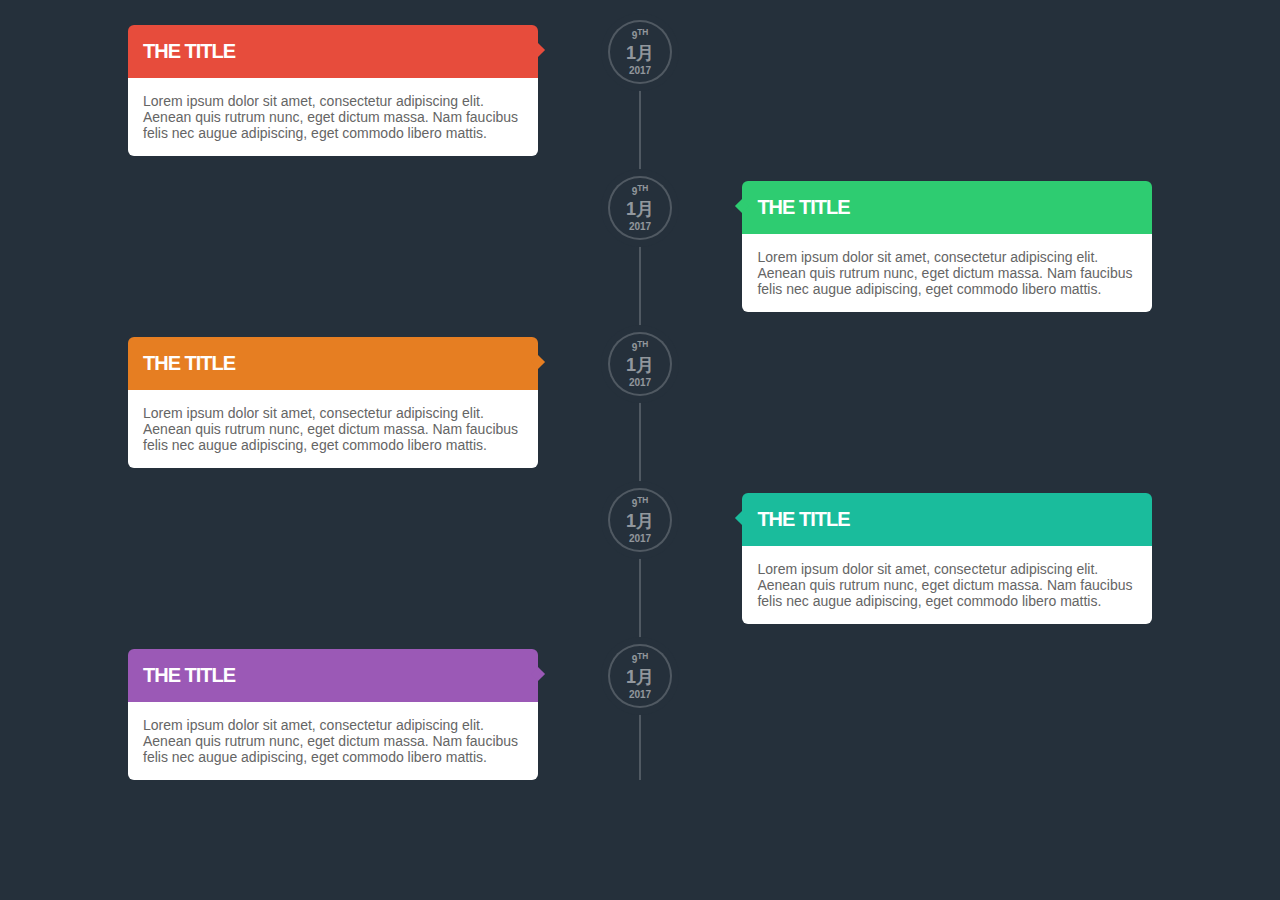
<file: TIMELINE2/index.html>
<!DOCTYPE html>
<html>
<head>
  <title>Time Schedule</title>
  <link href="style.css" rel="stylesheet" type="text/css"/>
</head>
<body>

<section id="timeline">
  

  <article>
    <div class="inner">
      <span class="date">
        <span class="day">9<sup>th</sup></span>
        <span class="month">1月</span>
        <span class="year">2017</span>
      </span>
      <h2>The Title</h2>
      <p>Lorem ipsum dolor sit amet, consectetur adipiscing elit. Aenean quis rutrum nunc, eget dictum massa. Nam faucibus felis nec augue adipiscing, eget commodo libero mattis.</p>
    </div>
  </article>


  <article>
    <div class="inner">
      <span class="date">
        <span class="day">9<sup>th</sup></span>
        <span class="month">1月</span>
        <span class="year">2017</span>
      </span>
      <h2>The Title</h2>
      <p>Lorem ipsum dolor sit amet, consectetur adipiscing elit. Aenean quis rutrum nunc, eget dictum massa. Nam faucibus felis nec augue adipiscing, eget commodo libero mattis.</p>
    </div>
  </article>

  <article>
    <div class="inner">
      <span class="date">
        <span class="day">9<sup>th</sup></span>
        <span class="month">1月</span>
        <span class="year">2017</span>
      </span>
      <h2>The Title</h2>
      <p>Lorem ipsum dolor sit amet, consectetur adipiscing elit. Aenean quis rutrum nunc, eget dictum massa. Nam faucibus felis nec augue adipiscing, eget commodo libero mattis.</p>
    </div>
  </article>

    <article>
    <div class="inner">
      <span class="date">
        <span class="day">9<sup>th</sup></span>
        <span class="month">1月</span>
        <span class="year">2017</span>
      </span>
      <h2>The Title</h2>
      <p>Lorem ipsum dolor sit amet, consectetur adipiscing elit. Aenean quis rutrum nunc, eget dictum massa. Nam faucibus felis nec augue adipiscing, eget commodo libero mattis.</p>
    </div>
  </article>

    <article>
    <div class="inner">
       <span class="date">
        <span class="day">9<sup>th</sup></span>
        <span class="month">1月</span>
        <span class="year">2017</span>
      </span>
      <h2>The Title</h2>
      <p>Lorem ipsum dolor sit amet, consectetur adipiscing elit. Aenean quis rutrum nunc, eget dictum massa. Nam faucibus felis nec augue adipiscing, eget commodo libero mattis.</p>
    </div>
  </article>



</section>


</body>
</html>
</file>
<file: TIMELINE2/style.css>
html, body {
  margin: 0;
  padding: 0;
  font-family: Helvetica, sans-serif;
}
body {
  background: #25303B;
}
section#timeline {
  width: 80%;
  margin: 20px auto;
  position: relative;
}
section#timeline:before {
  content: '';
  display: block;
  position: absolute;
  left: 50%;
  top: 0;
  margin: 0 0 0 -1px;
  width: 2px;
  height: 100%;
  background: rgba(255,255,255,0.2);
}
section#timeline article {
  width: 100%;
  margin: 0 0 20px 0;
  position: relative;
}
section#timeline article:after {
  content: '';
  display: block;
  clear: both;
}
section#timeline article div.inner {
  width: 40%;
  float: left;
  margin: 5px 0 0 0;
  border-radius: 6px;
}
section#timeline article div.inner span.date {
  display: block;
  width: 60px;
  height: 50px;
  padding: 5px 0;
  position: absolute;
  top: 0;
  left: 50%;
  margin: 0 0 0 -32px;
  border-radius: 100%;
  font-size: 12px;
  font-weight: 900;
  text-transform: uppercase;
  background: #25303B;
  color: rgba(255,255,255,0.5);
  border: 2px solid rgba(255,255,255,0.2);
  box-shadow: 0 0 0 7px #25303B;
}
section#timeline article div.inner span.date span {
  display: block;
  text-align: center;
}
section#timeline article div.inner span.date span.day {
  font-size: 10px;
}
section#timeline article div.inner span.date span.month {
  font-size: 18px;
}
section#timeline article div.inner span.date span.year {
  font-size: 10px;
}
section#timeline article div.inner h2 {
  padding: 15px;
  margin: 0;
  color: #fff;
  font-size: 20px;
  text-transform: uppercase;
  letter-spacing: -1px;
  border-radius: 6px 6px 0 0;
  position: relative;
}
section#timeline article div.inner h2:after {
  content: '';
  position: absolute;
  top: 20px;
  right: -5px;
  	width: 10px; 
	  height: 10px;
  -webkit-transform: rotate(-45deg);
}
section#timeline article div.inner p {
  padding: 15px;
  margin: 0;
  font-size: 14px;
  background: #fff;
  color: #656565;
  border-radius: 0 0 6px 6px;
}
section#timeline article:nth-child(2n+2) div.inner {
  float: right;
}
section#timeline article:nth-child(2n+2) div.inner h2:after {
  left: -5px;
}
section#timeline article:nth-child(1) div.inner h2 {
  background: #e74c3c;
}
section#timeline article:nth-child(1) div.inner h2:after {
  background: #e74c3c;
}
section#timeline article:nth-child(2) div.inner h2 {
  background: #2ecc71;
}
section#timeline article:nth-child(2) div.inner h2:after {
  background: #2ecc71;
}
section#timeline article:nth-child(3) div.inner h2 {
  background: #e67e22;
}
section#timeline article:nth-child(3) div.inner h2:after {
  background: #e67e22;
}
section#timeline article:nth-child(4) div.inner h2 {
  background: #1abc9c;
}
section#timeline article:nth-child(4) div.inner h2:after {
  background: #1abc9c;
}
section#timeline article:nth-child(5) div.inner h2 {
  background: #9b59b6;
}
section#timeline article:nth-child(5) div.inner h2:after {
  background: #9b59b6;
}
</file>
